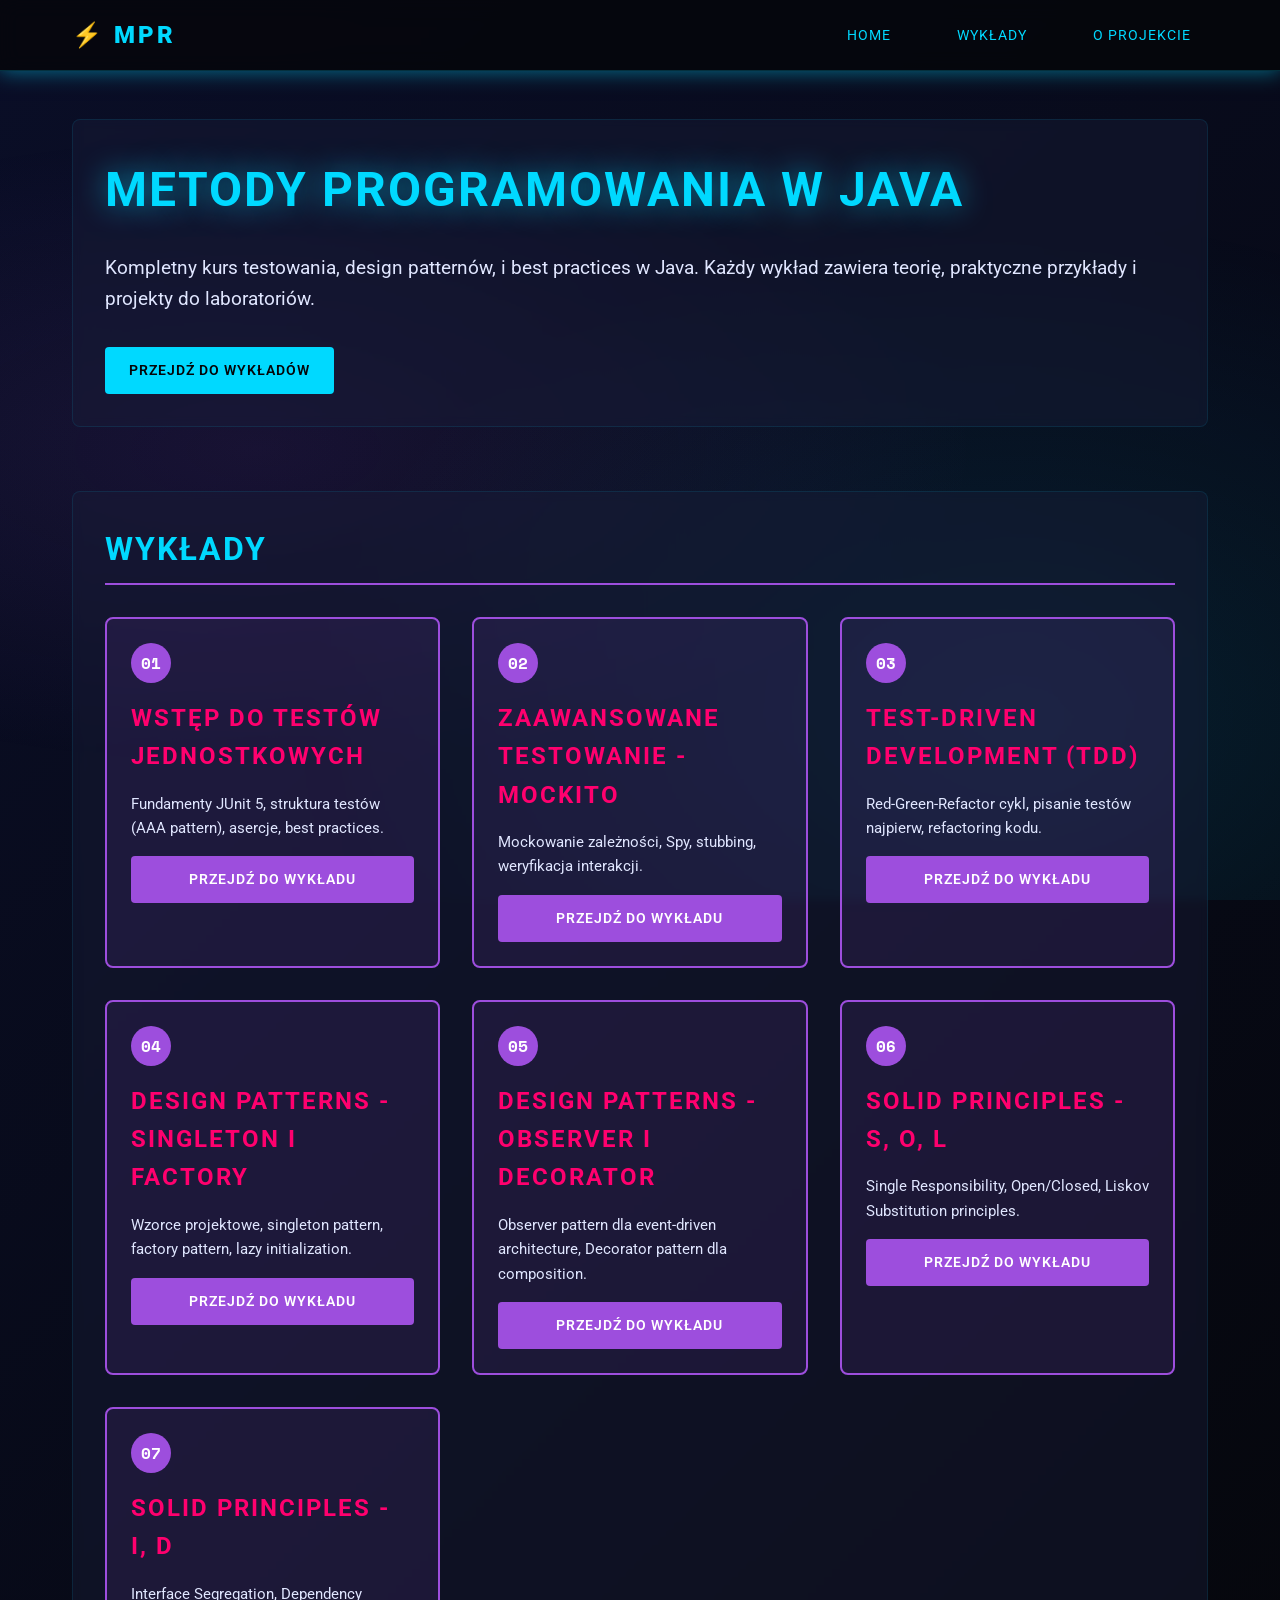
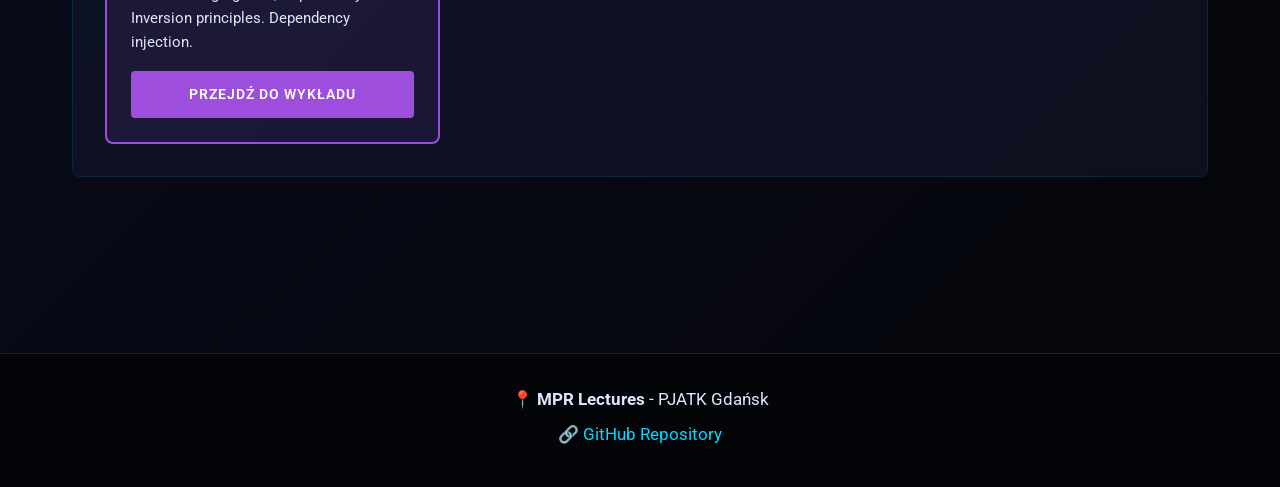
<file: docs/index.html>
<!DOCTYPE html>
<html lang="pl">
<head>
    <meta charset="UTF-8">
    <meta name="viewport" content="width=device-width, initial-scale=1.0">
    <title>MPR Lectures - Metody Programowania w Java</title>
    <link rel="stylesheet" href="css/style.css">
    <link href="https://fonts.googleapis.com/css2?family=Roboto:wght@400;600;700&family=Space+Mono:wght@400;700&display=swap" rel="stylesheet">
</head>
<body>
    <header>
        <nav>
            <div class="logo">⚡ MPR</div>
            <ul class="nav-links">
                <li><a href="#home">Home</a></li>
                <li><a href="#lectures">Wykłady</a></li>
                <li><a href="#about">O projekcie</a></li>
            </ul>
        </nav>
    </header>

    <main>
        <section id="home">
            <h1 class="animate-glow">Metody Programowania w Java</h1>
            <p style="font-size: 1.2rem; margin-top: 1.5rem;">
                Kompletny kurs testowania, design patternów, i best practices w Java. 
                Każdy wykład zawiera teorię, praktyczne przykłady i projekty do laboratoriów.
            </p>
            <div style="margin-top: 2rem;">
                <a href="#lectures" class="btn">Przejdź do wykładów</a>
            </div>
        </section>

        <section id="lectures">
            <h2>Wykłady</h2>
            <div class="lectures-grid">
                <!-- Lecture 1 -->
                <div class="lecture-card">
                    <div class="lecture-card-number">01</div>
                    <h3>Wstęp do testów jednostkowych</h3>
                    <p>Fundamenty JUnit 5, struktura testów (AAA pattern), asercje, best practices.</p>
                    <a href="lectures/01-unit-tests.html" class="btn btn-secondary" style="display: block; text-align: center; margin-top: 1rem;">Przejdź do wykładu</a>
                </div>

                <!-- Lecture 2 -->
                <div class="lecture-card">
                    <div class="lecture-card-number">02</div>
                    <h3>Zaawansowane testowanie - Mockito</h3>
                    <p>Mockowanie zależności, Spy, stubbing, weryfikacja interakcji.</p>
                    <a href="lectures/02-mockito.html" class="btn btn-secondary" style="display: block; text-align: center; margin-top: 1rem;">Przejdź do wykładu</a>
                </div>

                <!-- Lecture 3 -->
                <div class="lecture-card">
                    <div class="lecture-card-number">03</div>
                    <h3>Test-Driven Development (TDD)</h3>
                    <p>Red-Green-Refactor cykl, pisanie testów najpierw, refactoring kodu.</p>
                    <a href="lectures/03-tdd.html" class="btn btn-secondary" style="display: block; text-align: center; margin-top: 1rem;">Przejdź do wykładu</a>
                </div>

                <!-- Lecture 4 -->
                <div class="lecture-card">
                    <div class="lecture-card-number">04</div>
                    <h3>Design Patterns - Singleton i Factory</h3>
                    <p>Wzorce projektowe, singleton pattern, factory pattern, lazy initialization.</p>
                    <a href="lectures/04-design-patterns-1.html" class="btn btn-secondary" style="display: block; text-align: center; margin-top: 1rem;">Przejdź do wykładu</a>
                </div>

                <!-- Lecture 5 -->
                <div class="lecture-card">
                    <div class="lecture-card-number">05</div>
                    <h3>Design Patterns - Observer i Decorator</h3>
                    <p>Observer pattern dla event-driven architecture, Decorator pattern dla composition.</p>
                    <a href="lectures/05-design-patterns-2.html" class="btn btn-secondary" style="display: block; text-align: center; margin-top: 1rem;">Przejdź do wykładu</a>
                </div>

                <!-- Lecture 6 -->
                <div class="lecture-card">
                    <div class="lecture-card-number">06</div>
                    <h3>SOLID Principles - S, O, L</h3>
                    <p>Single Responsibility, Open/Closed, Liskov Substitution principles.</p>
                    <a href="lectures/06-solid-1.html" class="btn btn-secondary" style="display: block; text-align: center; margin-top: 1rem;">Przejdź do wykładu</a>
                </div>

                <!-- Lecture 7 -->
                <div class="lecture-card">
                    <div class="lecture-card-number">07</div>
                    <h3>SOLID Principles - I, D</h3>
                    <p>Interface Segregation, Dependency Inversion principles. Dependency injection.</p>
                    <a href="lectures/07-solid-2.html" class="btn btn-secondary" style="display: block; text-align: center; margin-top: 1rem;">Przejdź do wykładu</a>
                </div>

             
        </section>

    </main>

    <footer>
        <p>📍 <strong>MPR Lectures</strong> - PJATK Gdańsk</p>
        <p>🔗 <a href="https://github.com/PJMPR/MPR-lectures" target="_blank">GitHub Repository</a></p>
    </footer>

    <script src="js/main.js"></script>
</body>
</html>
</file>
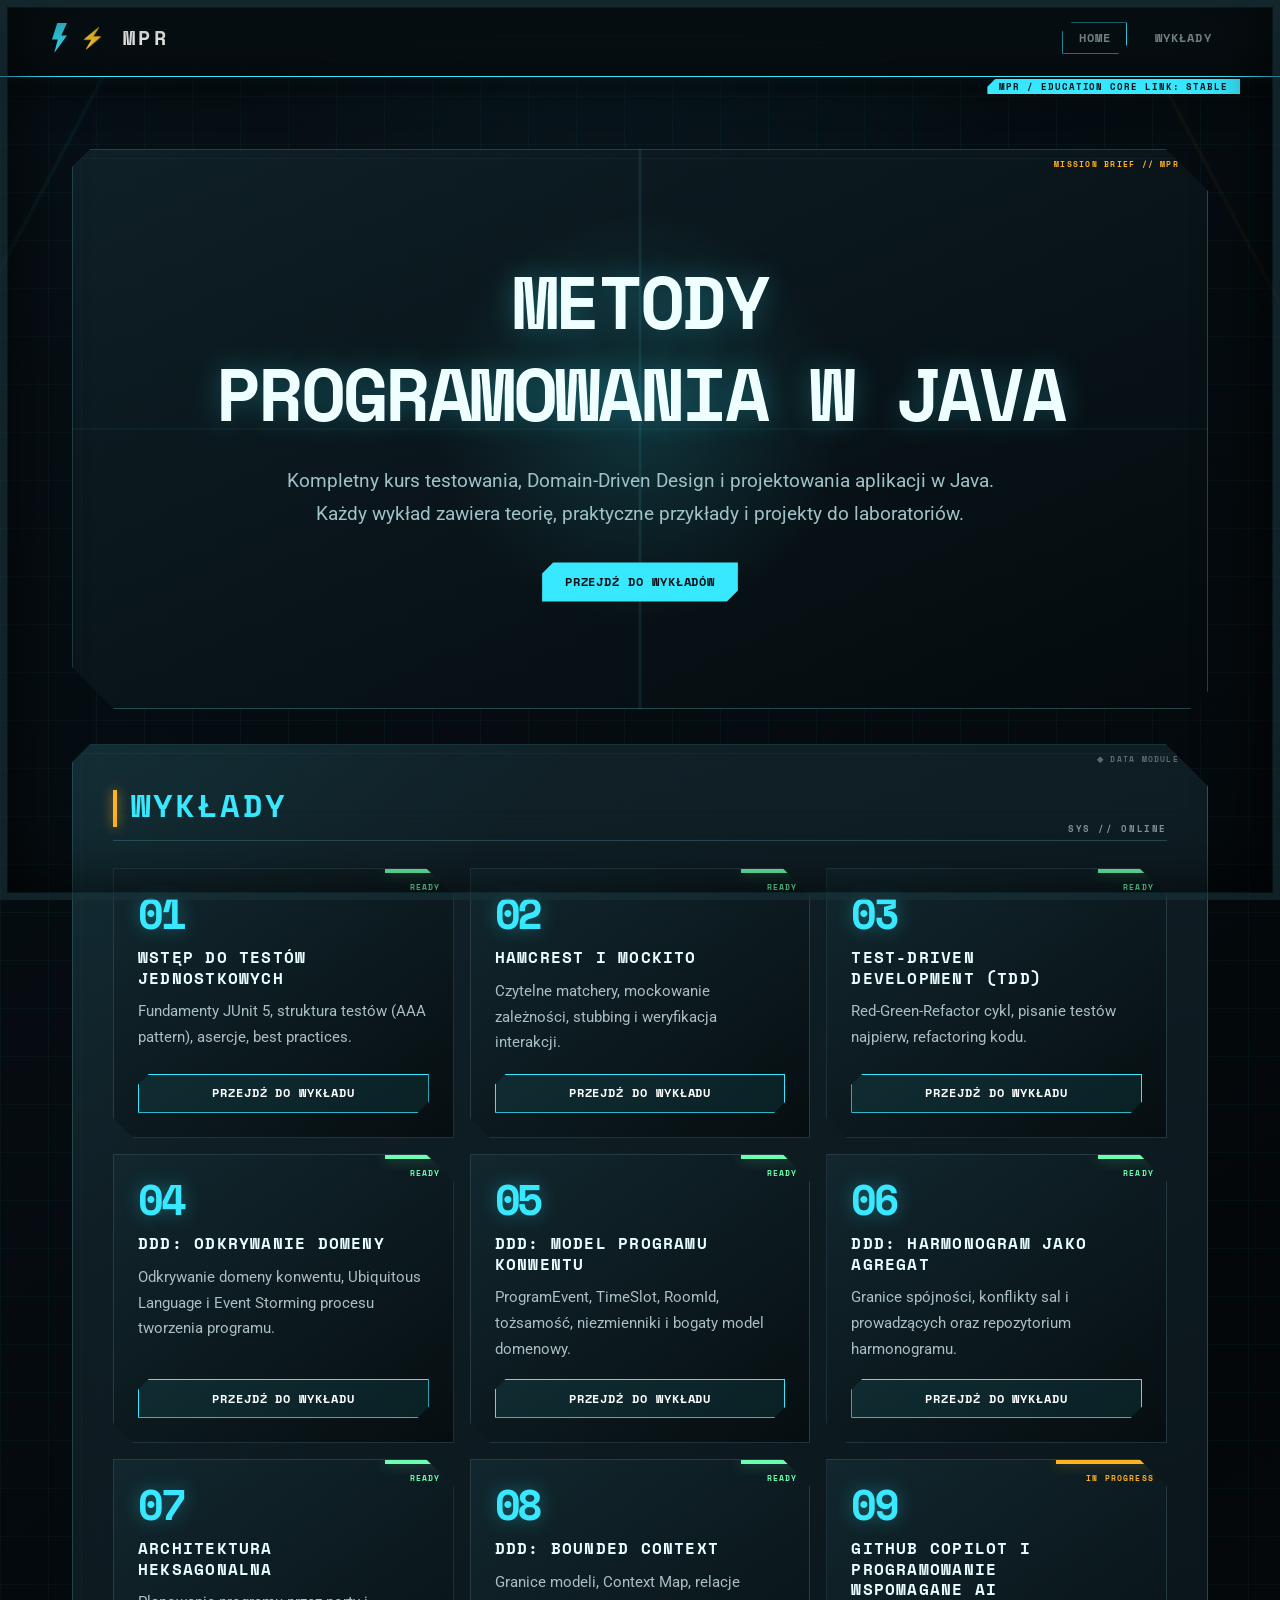
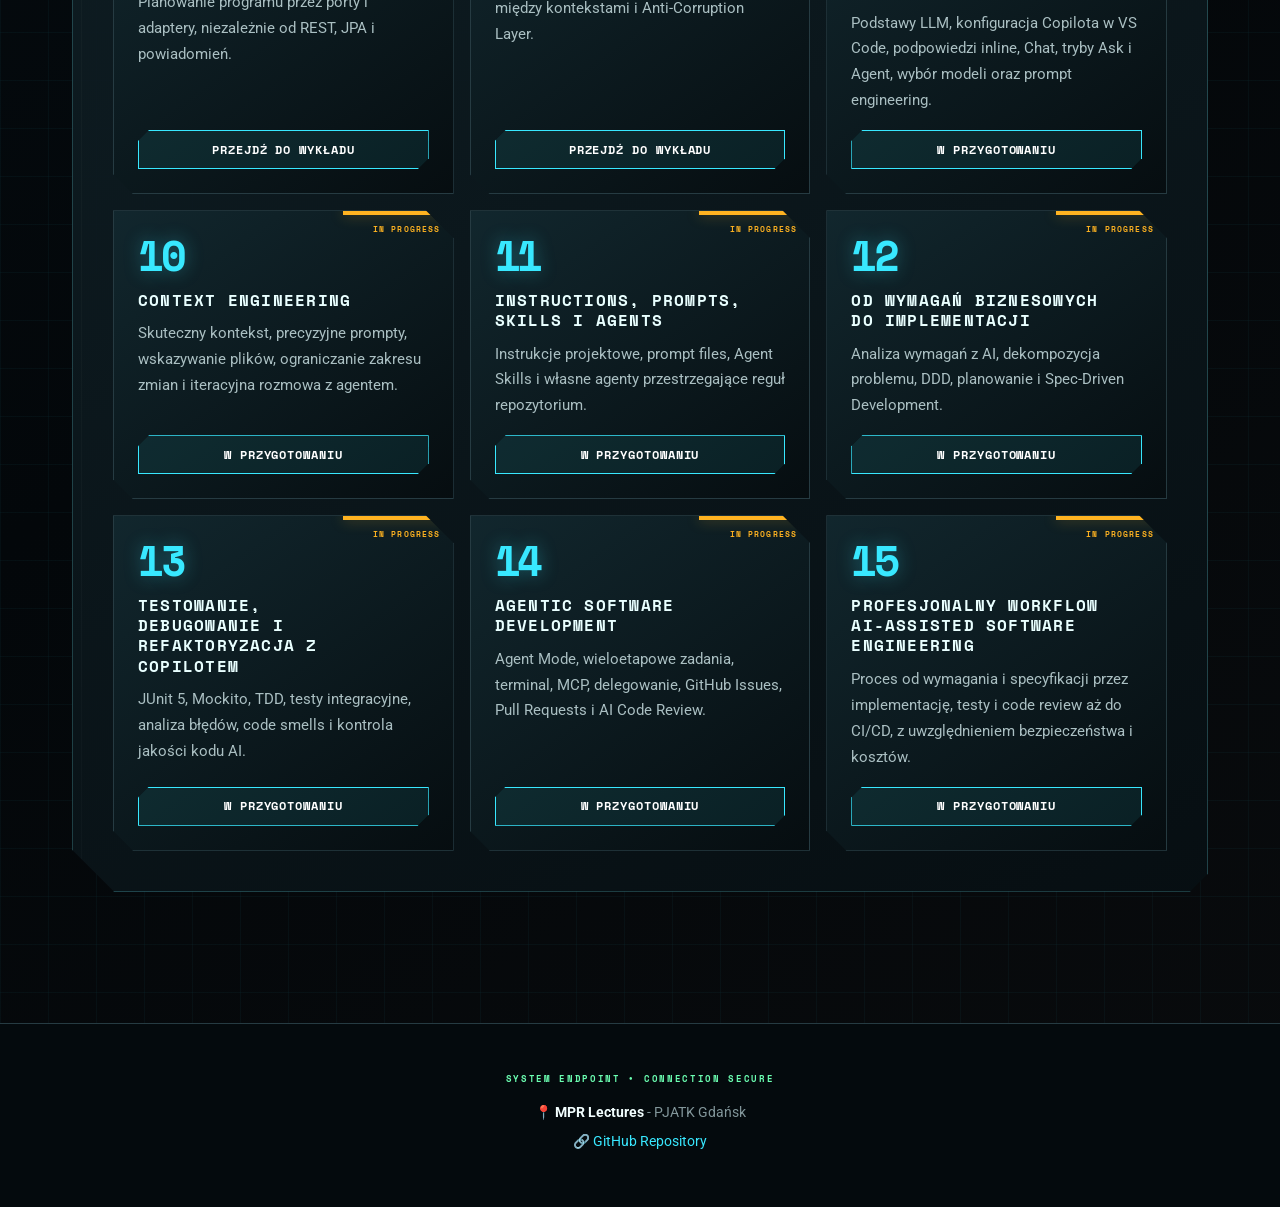
<file: site/index.html>
<!DOCTYPE html><html lang="pl"><head><meta charset="UTF-8"><meta name="viewport" content="width=device-width,initial-scale=1.0"><title>MPR Lectures - Metody Programowania w Java</title><link rel="stylesheet" href="css/style.css"><link href="https://fonts.googleapis.com/css2?family=Roboto:wght@400;600;700&family=Space+Mono:wght@400;700&display=swap" rel="stylesheet"></head><body>
<header><nav><div class="logo">⚡ MPR</div><ul class="nav-links"><li><a href="#home">Home</a></li><li><a href="#lectures">Wykłady</a></li></ul></nav></header><main>
<section id="home"><h1 class="animate-glow">Metody Programowania w Java</h1><p style="font-size:1.2rem;margin-top:1.5rem">Kompletny kurs testowania, Domain-Driven Design i projektowania aplikacji w Java. Każdy wykład zawiera teorię, praktyczne przykłady i projekty do laboratoriów.</p><div style="margin-top:2rem"><a href="#lectures" class="btn">Przejdź do wykładów</a></div></section>
<section id="lectures"><h2>Wykłady</h2><div class="lectures-grid">
<div class="lecture-card"><div class="lecture-card-number">01</div><h3>Wstęp do testów jednostkowych</h3><p>Fundamenty JUnit 5, struktura testów (AAA pattern), asercje, best practices.</p><a href="lectures/01-unit-tests.html" class="btn btn-secondary" style="display:block;text-align:center;margin-top:1rem">Przejdź do wykładu</a></div>
<div class="lecture-card"><div class="lecture-card-number">02</div><h3>Hamcrest i Mockito</h3><p>Czytelne matchery, mockowanie zależności, stubbing i weryfikacja interakcji.</p><a href="lectures/02-mockito.html" class="btn btn-secondary" style="display:block;text-align:center;margin-top:1rem">Przejdź do wykładu</a></div>
<div class="lecture-card"><div class="lecture-card-number">03</div><h3>Test-Driven Development (TDD)</h3><p>Red-Green-Refactor cykl, pisanie testów najpierw, refactoring kodu.</p><a href="lectures/03-tdd.html" class="btn btn-secondary" style="display:block;text-align:center;margin-top:1rem">Przejdź do wykładu</a></div>
<div class="lecture-card"><div class="lecture-card-number">04</div><h3>DDD: odkrywanie domeny</h3><p>Odkrywanie domeny konwentu, Ubiquitous Language i Event Storming procesu tworzenia programu.</p><a href="lectures/04-ddd-domain-discovery.html" class="btn btn-secondary" style="display:block;text-align:center;margin-top:1rem">Przejdź do wykładu</a></div>
<div class="lecture-card"><div class="lecture-card-number">05</div><h3>DDD: model programu konwentu</h3><p>ProgramEvent, TimeSlot, RoomId, tożsamość, niezmienniki i bogaty model domenowy.</p><a href="lectures/05-ddd-building-blocks.html" class="btn btn-secondary" style="display:block;text-align:center;margin-top:1rem">Przejdź do wykładu</a></div>
<div class="lecture-card"><div class="lecture-card-number">06</div><h3>DDD: harmonogram jako agregat</h3><p>Granice spójności, konflikty sal i prowadzących oraz repozytorium harmonogramu.</p><a href="lectures/06-ddd-aggregates.html" class="btn btn-secondary" style="display:block;text-align:center;margin-top:1rem">Przejdź do wykładu</a></div>
<div class="lecture-card"><div class="lecture-card-number">07</div><h3>Architektura heksagonalna</h3><p>Planowanie programu przez porty i adaptery, niezależnie od REST, JPA i powiadomień.</p><a href="lectures/07-hexagonal-architecture.html" class="btn btn-secondary" style="display:block;text-align:center;margin-top:1rem">Przejdź do wykładu</a></div>
<div class="lecture-card"><div class="lecture-card-number">08</div><h3>DDD: Bounded Context</h3><p>Granice modeli, Context Map, relacje między kontekstami i Anti-Corruption Layer.</p><a href="lectures/08-ddd-strategic-design.html" class="btn btn-secondary" style="display:block;text-align:center;margin-top:1rem">Przejdź do wykładu</a></div>
<div class="lecture-card in-progress"><div class="lecture-card-number">09</div><h3>GitHub Copilot i programowanie wspomagane AI</h3><p>Podstawy LLM, konfiguracja Copilota w VS Code, podpowiedzi inline, Chat, tryby Ask i Agent, wybór modeli oraz prompt engineering.</p><span class="btn btn-secondary" style="display:block;text-align:center;margin-top:1rem" aria-disabled="true">W przygotowaniu</span></div>
<div class="lecture-card in-progress"><div class="lecture-card-number">10</div><h3>Context Engineering</h3><p>Skuteczny kontekst, precyzyjne prompty, wskazywanie plików, ograniczanie zakresu zmian i iteracyjna rozmowa z agentem.</p><span class="btn btn-secondary" style="display:block;text-align:center;margin-top:1rem" aria-disabled="true">W przygotowaniu</span></div>
<div class="lecture-card in-progress"><div class="lecture-card-number">11</div><h3>Instructions, Prompts, Skills i Agents</h3><p>Instrukcje projektowe, prompt files, Agent Skills i własne agenty przestrzegające reguł repozytorium.</p><span class="btn btn-secondary" style="display:block;text-align:center;margin-top:1rem" aria-disabled="true">W przygotowaniu</span></div>
<div class="lecture-card in-progress"><div class="lecture-card-number">12</div><h3>Od wymagań biznesowych do implementacji</h3><p>Analiza wymagań z AI, dekompozycja problemu, DDD, planowanie i Spec-Driven Development.</p><span class="btn btn-secondary" style="display:block;text-align:center;margin-top:1rem" aria-disabled="true">W przygotowaniu</span></div>
<div class="lecture-card in-progress"><div class="lecture-card-number">13</div><h3>Testowanie, debugowanie i refaktoryzacja z Copilotem</h3><p>JUnit 5, Mockito, TDD, testy integracyjne, analiza błędów, code smells i kontrola jakości kodu AI.</p><span class="btn btn-secondary" style="display:block;text-align:center;margin-top:1rem" aria-disabled="true">W przygotowaniu</span></div>
<div class="lecture-card in-progress"><div class="lecture-card-number">14</div><h3>Agentic Software Development</h3><p>Agent Mode, wieloetapowe zadania, terminal, MCP, delegowanie, GitHub Issues, Pull Requests i AI Code Review.</p><span class="btn btn-secondary" style="display:block;text-align:center;margin-top:1rem" aria-disabled="true">W przygotowaniu</span></div>
<div class="lecture-card in-progress"><div class="lecture-card-number">15</div><h3>Profesjonalny workflow AI-Assisted Software Engineering</h3><p>Proces od wymagania i specyfikacji przez implementację, testy i code review aż do CI/CD, z uwzględnieniem bezpieczeństwa i kosztów.</p><span class="btn btn-secondary" style="display:block;text-align:center;margin-top:1rem" aria-disabled="true">W przygotowaniu</span></div>
</div></section></main><footer><p>📍 <strong>MPR Lectures</strong> - PJATK Gdańsk</p><p>🔗 <a href="https://github.com/PJMPR/MPR-lectures" target="_blank">GitHub Repository</a></p></footer><script src="js/main.js"></script></body></html>
</file>
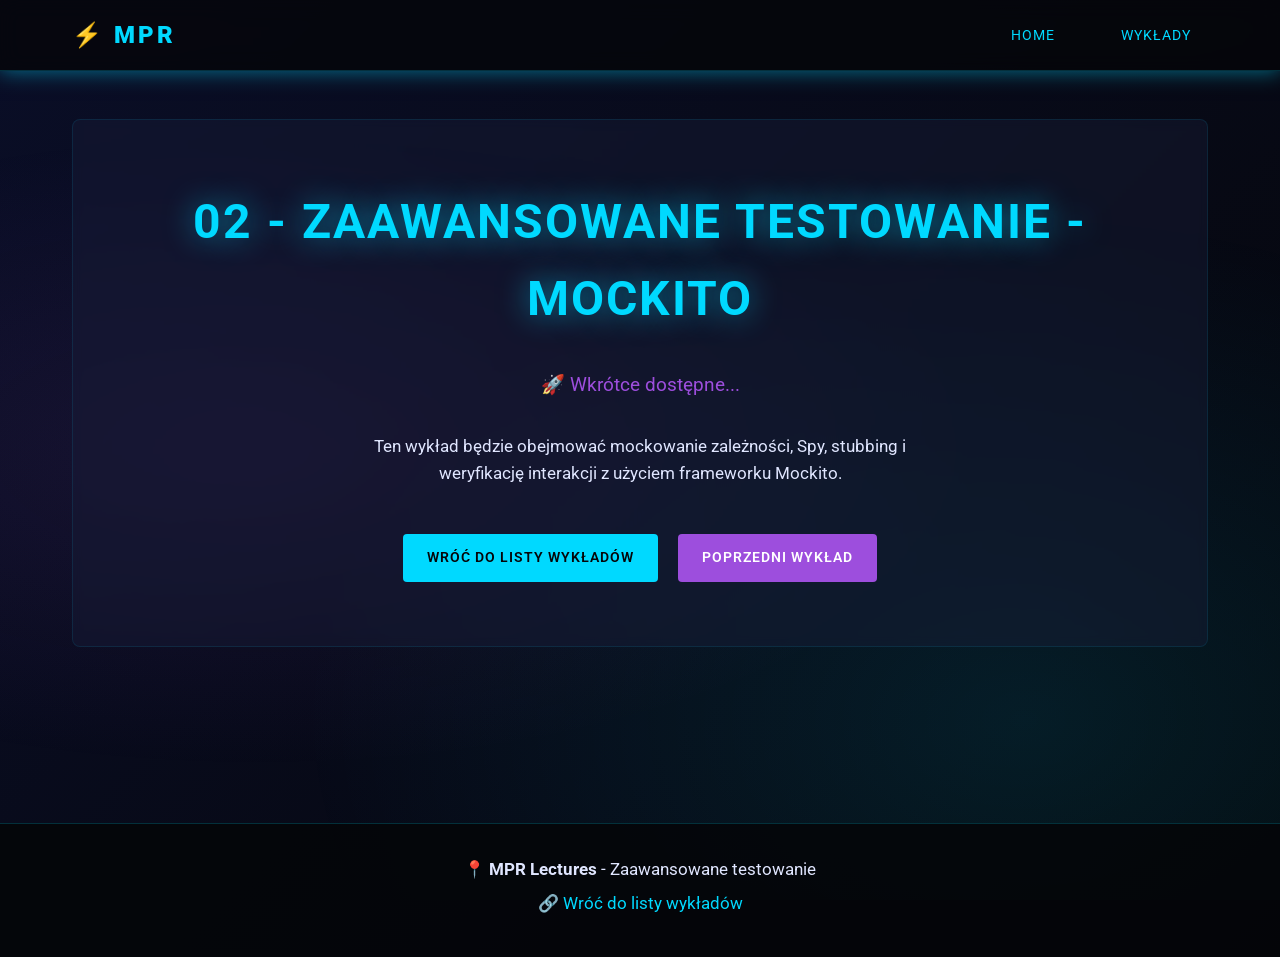
<file: docs/lectures/02-mockito.html>
<!DOCTYPE html>
<html lang="pl">
<head>
    <meta charset="UTF-8">
    <meta name="viewport" content="width=device-width, initial-scale=1.0">
    <title>02 - Zaawansowane testowanie - Mockito | MPR Lectures</title>
    <link rel="stylesheet" href="../css/style.css">
    <link href="https://fonts.googleapis.com/css2?family=Roboto:wght@400;600;700&family=Space+Mono:wght@400;700&display=swap" rel="stylesheet">
</head>
<body>
    <header>
        <nav>
            <div class="logo">⚡ MPR</div>
            <ul class="nav-links">
                <li><a href="../../index.html">Home</a></li>
                <li><a href="../../index.html#lectures">Wykłady</a></li>
            </ul>
        </nav>
    </header>

    <main>
        <section style="text-align: center; padding: 4rem 2rem;">
            <h1 class="animate-glow">02 - Zaawansowane testowanie - Mockito</h1>
            <p style="font-size: 1.2rem; margin-top: 2rem; color: #9d4edd;">
                🚀 Wkrótce dostępne...
            </p>
            <p style="margin-top: 2rem; max-width: 600px; margin-left: auto; margin-right: auto;">
                Ten wykład będzie obejmować mockowanie zależności, Spy, stubbing i weryfikację interakcji
                z użyciem frameworku Mockito.
            </p>
            <div style="margin-top: 3rem;">
                <a href="../../index.html#lectures" class="btn">Wróć do listy wykładów</a>
                <a href="01-unit-tests.html" class="btn btn-secondary" style="margin-left: 1rem;">Poprzedni wykład</a>
            </div>
        </section>
    </main>

    <footer>
        <p>📍 <strong>MPR Lectures</strong> - Zaawansowane testowanie</p>
        <p>🔗 <a href="../../index.html">Wróć do listy wykładów</a></p>
    </footer>
</body>
</html>
</file>
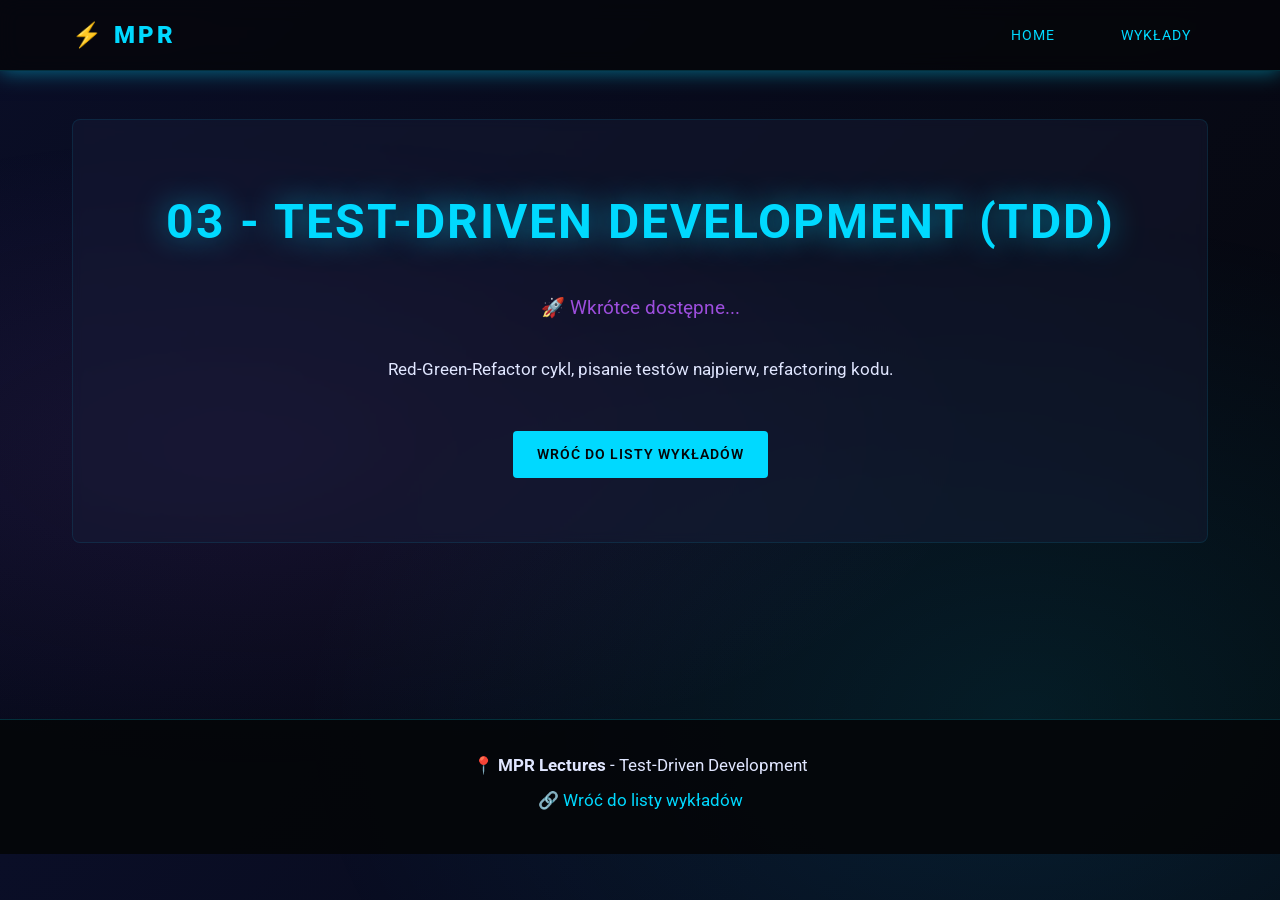
<file: docs/lectures/03-tdd.html>
<!DOCTYPE html>
<html lang="pl">
<head>
    <meta charset="UTF-8">
    <meta name="viewport" content="width=device-width, initial-scale=1.0">
    <title>03 - Test-Driven Development (TDD) | MPR Lectures</title>
    <link rel="stylesheet" href="../css/style.css">
    <link href="https://fonts.googleapis.com/css2?family=Roboto:wght@400;600;700&family=Space+Mono:wght@400;700&display=swap" rel="stylesheet">
</head>
<body>
    <header>
        <nav>
            <div class="logo">⚡ MPR</div>
            <ul class="nav-links">
                <li><a href="../../index.html">Home</a></li>
                <li><a href="../../index.html#lectures">Wykłady</a></li>
            </ul>
        </nav>
    </header>

    <main>
        <section style="text-align: center; padding: 4rem 2rem;">
            <h1 class="animate-glow">03 - Test-Driven Development (TDD)</h1>
            <p style="font-size: 1.2rem; margin-top: 2rem; color: #9d4edd;">
                🚀 Wkrótce dostępne...
            </p>
            <p style="margin-top: 2rem; max-width: 600px; margin-left: auto; margin-right: auto;">
                Red-Green-Refactor cykl, pisanie testów najpierw, refactoring kodu.
            </p>
            <div style="margin-top: 3rem;">
                <a href="../../index.html#lectures" class="btn">Wróć do listy wykładów</a>
            </div>
        </section>
    </main>

    <footer>
        <p>📍 <strong>MPR Lectures</strong> - Test-Driven Development</p>
        <p>🔗 <a href="../../index.html">Wróć do listy wykładów</a></p>
    </footer>
</body>
</html>
</file>
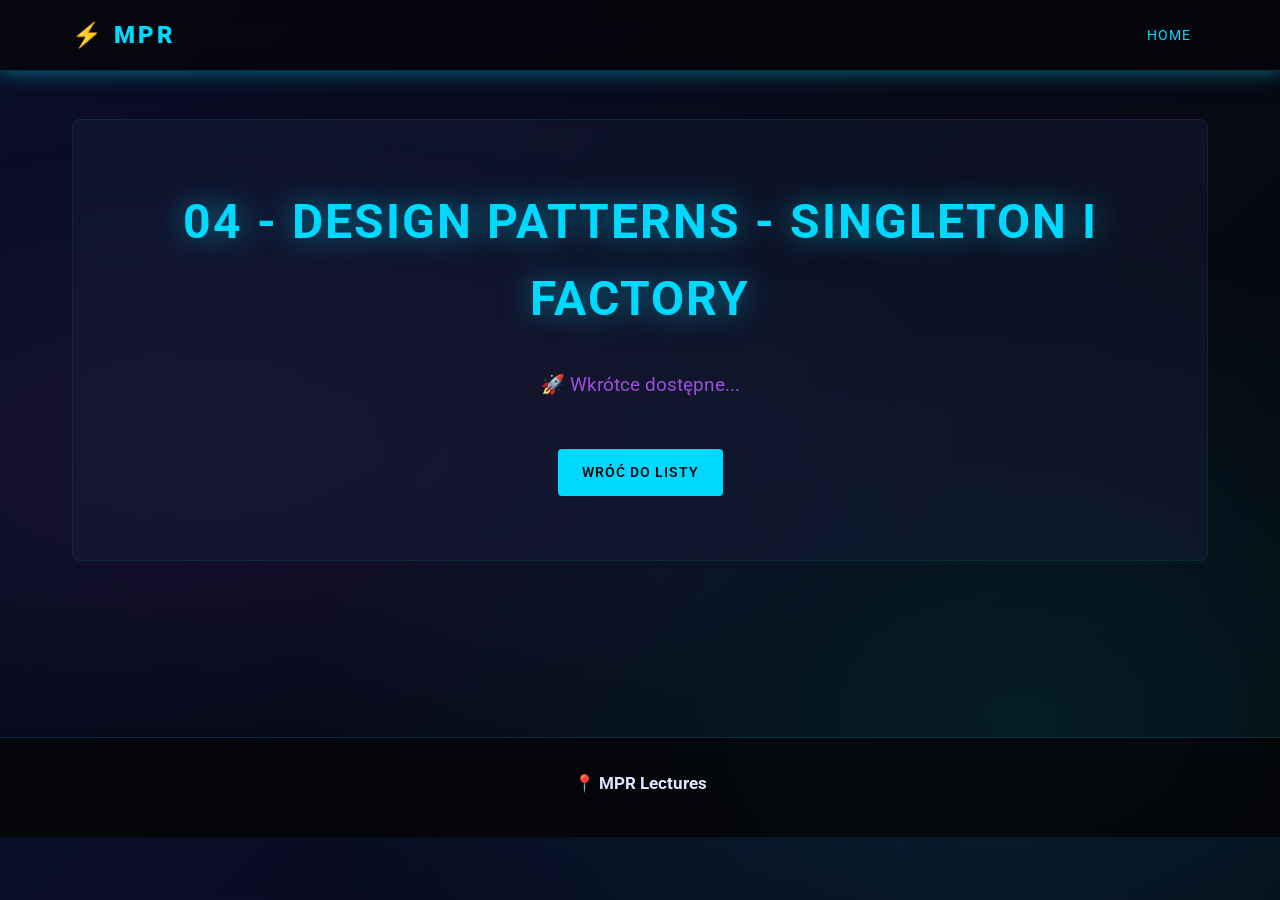
<file: docs/lectures/04-design-patterns-1.html>
<!DOCTYPE html>
<html lang="pl">
<head>
    <meta charset="UTF-8">
    <meta name="viewport" content="width=device-width, initial-scale=1.0">
    <title>04 - Design Patterns - Singleton i Factory | MPR Lectures</title>
    <link rel="stylesheet" href="../css/style.css">
    <link href="https://fonts.googleapis.com/css2?family=Roboto:wght@400;600;700&family=Space+Mono:wght@400;700&display=swap" rel="stylesheet">
</head>
<body>
    <header>
        <nav>
            <div class="logo">⚡ MPR</div>
            <ul class="nav-links">
                <li><a href="../../index.html">Home</a></li>
            </ul>
        </nav>
    </header>
    <main>
        <section style="text-align: center; padding: 4rem 2rem;">
            <h1 class="animate-glow">04 - Design Patterns - Singleton i Factory</h1>
            <p style="font-size: 1.2rem; margin-top: 2rem; color: #9d4edd;">🚀 Wkrótce dostępne...</p>
            <a href="../../index.html#lectures" class="btn" style="margin-top: 2rem;">Wróć do listy</a>
        </section>
    </main>
    <footer>
        <p>📍 <strong>MPR Lectures</strong></p>
    </footer>
</body>
</html>
</file>
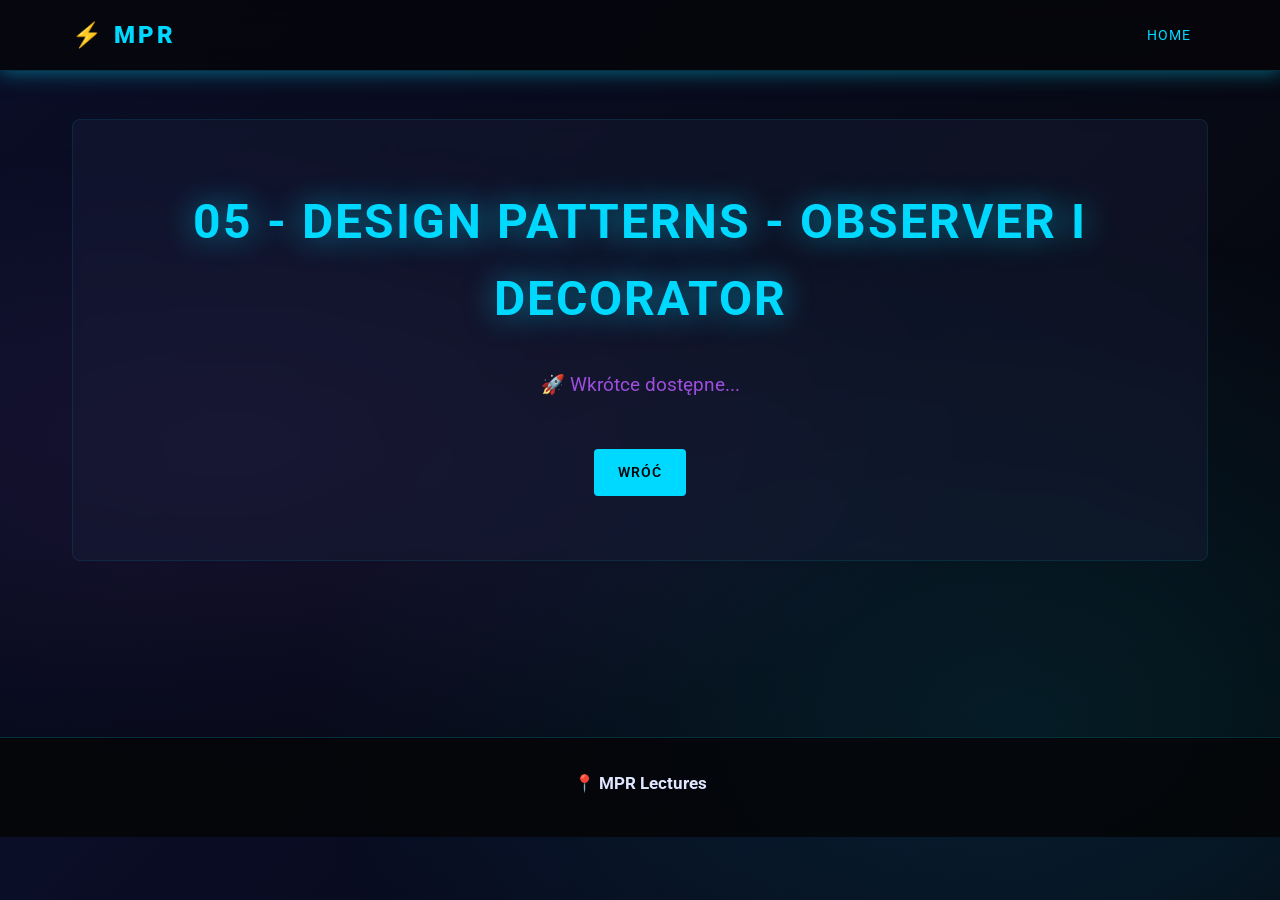
<file: docs/lectures/05-design-patterns-2.html>
<!DOCTYPE html>
<html lang="pl"><head><meta charset="UTF-8"><meta name="viewport" content="width=device-width, initial-scale=1.0"><title>05 - Design Patterns - Observer i Decorator | MPR</title><link rel="stylesheet" href="../css/style.css"><link href="https://fonts.googleapis.com/css2?family=Roboto:wght@400;600;700&family=Space+Mono:wght@400;700&display=swap" rel="stylesheet"></head><body><header><nav><div class="logo">⚡ MPR</div><ul class="nav-links"><li><a href="../../index.html">Home</a></li></ul></nav></header><main><section style="text-align: center; padding: 4rem 2rem;"><h1 class="animate-glow">05 - Design Patterns - Observer i Decorator</h1><p style="font-size: 1.2rem; margin-top: 2rem; color: #9d4edd;">🚀 Wkrótce dostępne...</p><a href="../../index.html#lectures" class="btn" style="margin-top: 2rem;">Wróć</a></section></main><footer><p>📍 <strong>MPR Lectures</strong></p></footer></body></html>
</file>
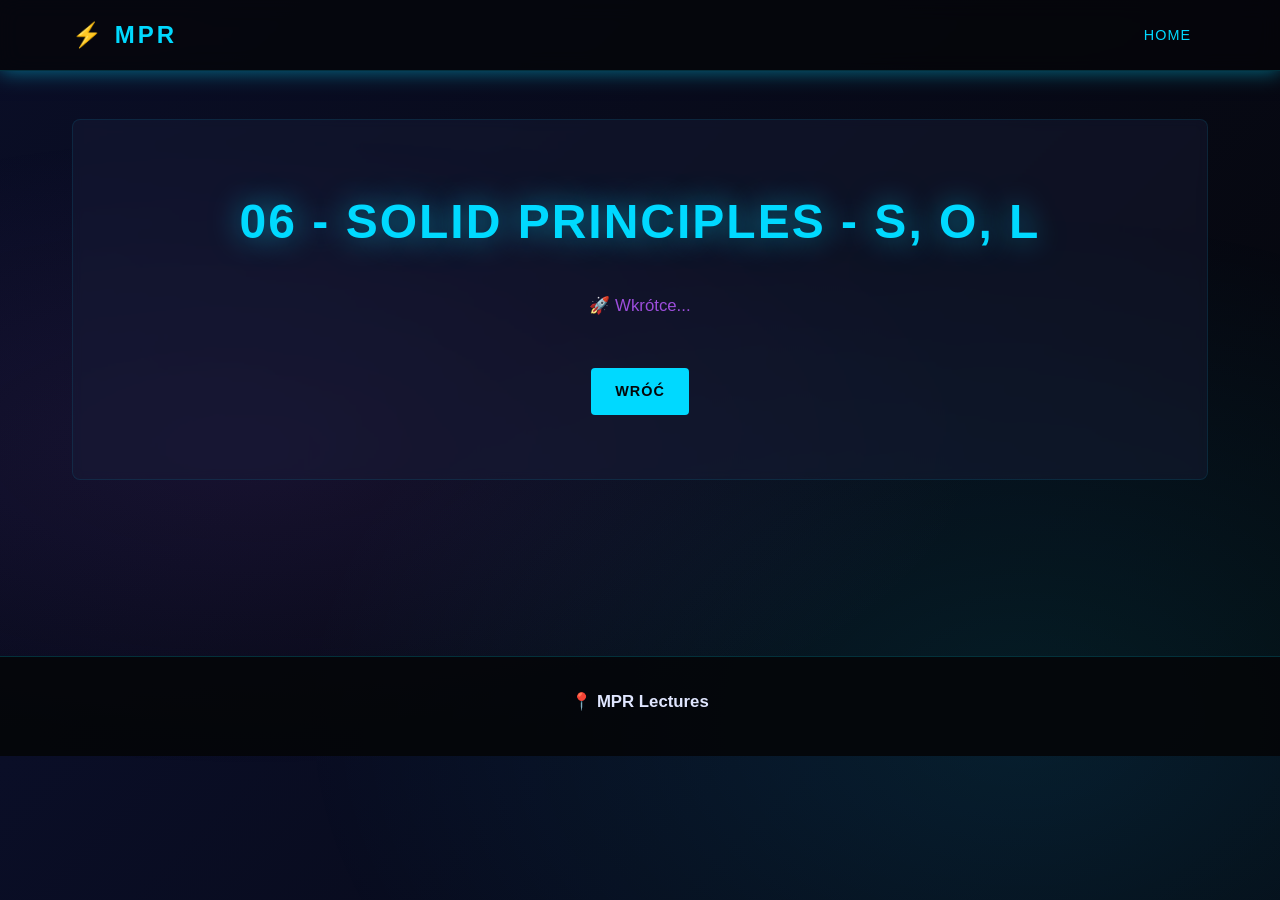
<file: docs/lectures/06-solid-1.html>
<!DOCTYPE html>
<html lang="pl"><head><meta charset="UTF-8"><meta name="viewport" content="width=device-width, initial-scale=1.0"><title>06 - SOLID Principles - S, O, L | MPR</title><link rel="stylesheet" href="../css/style.css"></head><body><header><nav><div class="logo">⚡ MPR</div><ul class="nav-links"><li><a href="../../index.html">Home</a></li></ul></nav></header><main><section style="text-align: center; padding: 4rem 2rem;"><h1 class="animate-glow">06 - SOLID Principles - S, O, L</h1><p style="margin-top: 2rem; color: #9d4edd;">🚀 Wkrótce...</p><a href="../../index.html#lectures" class="btn" style="margin-top: 2rem;">Wróć</a></section></main><footer><p>📍 <strong>MPR Lectures</strong></p></footer></body></html>
</file>
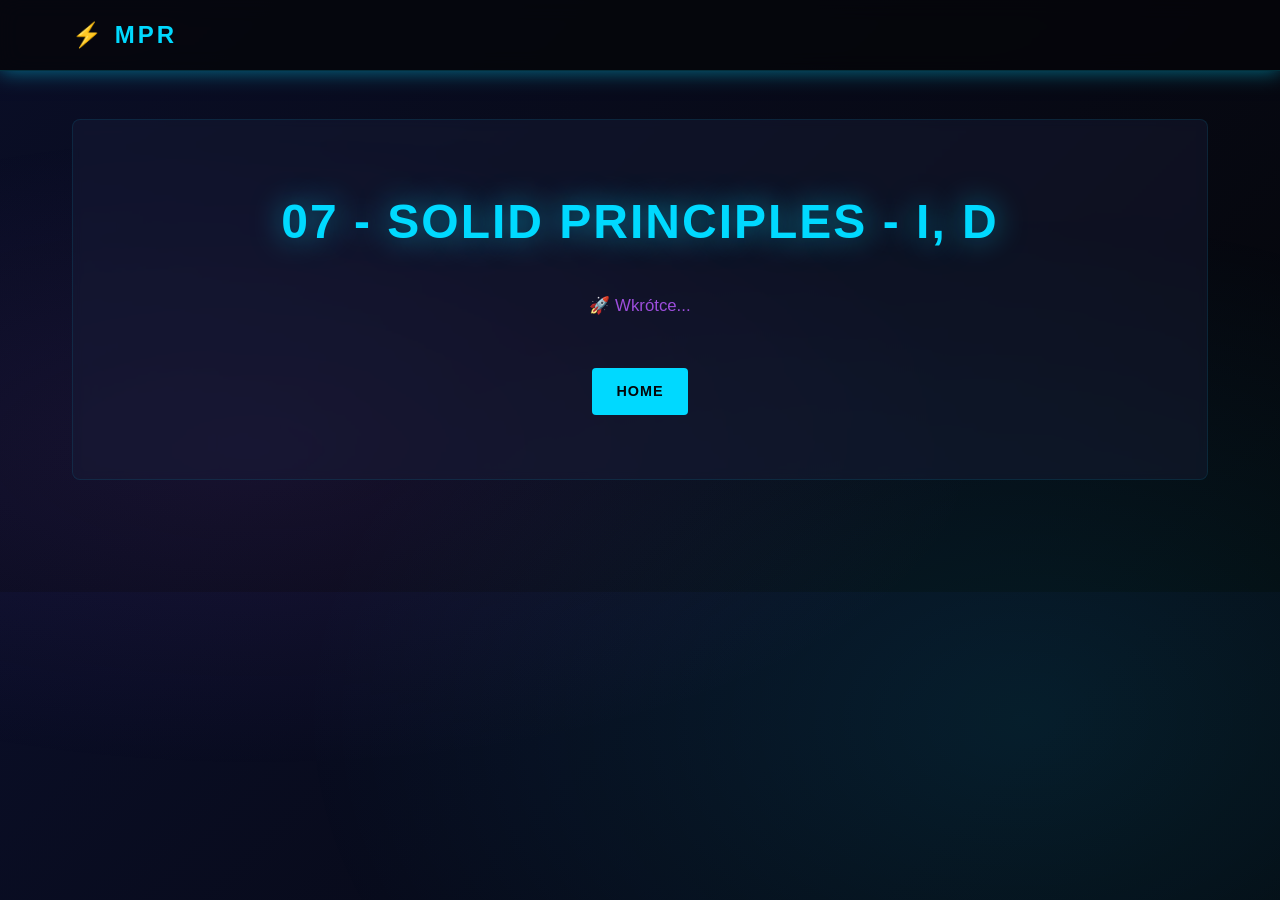
<file: docs/lectures/07-solid-2.html>
<!DOCTYPE html>
<html lang="pl"><head><meta charset="UTF-8"><title>07 - SOLID - I, D | MPR</title><link rel="stylesheet" href="../css/style.css"></head><body><header><nav><div class="logo">⚡ MPR</div></nav></header><main><section style="text-align: center; padding: 4rem;"><h1>07 - SOLID Principles - I, D</h1><p style="margin-top: 2rem; color: #9d4edd;">🚀 Wkrótce...</p><a href="../../index.html" class="btn" style="margin-top: 2rem;">Home</a></section></main></body></html>
</file>
<file: docs/css/style.css>
/* ===================================
   MPR LECTURES - Sci-Fi Modern Theme
   ==================================== */

:root {
  --color-dark: #0a0e27;
  --color-darker: #050609;
  --color-gray: #1a1f3a;
  --color-light: #e0e6ff;
  --color-accent-cyan: #00d9ff;
  --color-accent-purple: #9d4edd;
  --color-accent-pink: #ff006e;
  --color-success: #06ffa5;
  --color-warning: #ffb703;
  --color-error: #ff6b6b;
  
  --font-mono: 'Space Mono', monospace;
  --font-sans: 'Roboto', sans-serif;
  
  --transition: all 0.3s cubic-bezier(0.23, 1, 0.320, 1);
  --glow: 0 0 20px rgba(0, 217, 255, 0.5);
}

* {
  margin: 0;
  padding: 0;
  box-sizing: border-box;
}

html {
  scroll-behavior: smooth;
}

body {
  background: linear-gradient(135deg, var(--color-dark) 0%, var(--color-darker) 100%);
  color: var(--color-light);
  font-family: var(--font-sans);
  line-height: 1.6;
  overflow-x: hidden;
}

body::before {
  content: '';
  position: fixed;
  top: 0;
  left: 0;
  width: 100%;
  height: 100%;
  background: 
    radial-gradient(ellipse at 20% 50%, rgba(157, 78, 221, 0.1) 0%, transparent 50%),
    radial-gradient(ellipse at 80% 80%, rgba(0, 217, 255, 0.1) 0%, transparent 50%);
  pointer-events: none;
  z-index: -1;
}

/* ===== TYPOGRAPHY ===== */

h1, h2, h3, h4, h5, h6 {
  font-weight: 700;
  color: var(--color-accent-cyan);
  text-transform: uppercase;
  letter-spacing: 2px;
  margin-bottom: 1rem;
}

h1 {
  font-size: 3rem;
  text-shadow: 0 0 30px rgba(0, 217, 255, 0.6);
}

h2 {
  font-size: 2rem;
  border-bottom: 2px solid var(--color-accent-purple);
  padding-bottom: 0.5rem;
}

h3 {
  font-size: 1.5rem;
  color: var(--color-accent-pink);
}

p {
  margin-bottom: 1rem;
  font-size: 1.05rem;
}

a {
  color: var(--color-accent-cyan);
  text-decoration: none;
  transition: var(--transition);
  position: relative;
}

a::after {
  content: '';
  position: absolute;
  bottom: -2px;
  left: 0;
  width: 0;
  height: 2px;
  background: var(--color-accent-cyan);
  transition: var(--transition);
}

a:hover {
  color: var(--color-accent-pink);
}

a:hover::after {
  width: 100%;
}

/* ===== NAVBAR ===== */

header {
  background: rgba(5, 6, 9, 0.8);
  backdrop-filter: blur(10px);
  border-bottom: 1px solid rgba(0, 217, 255, 0.2);
  padding: 1rem 0;
  position: sticky;
  top: 0;
  z-index: 100;
  box-shadow: var(--glow);
}

nav {
  max-width: 1200px;
  margin: 0 auto;
  padding: 0 2rem;
  display: flex;
  justify-content: space-between;
  align-items: center;
}

.logo {
  font-size: 1.5rem;
  font-weight: 900;
  color: var(--color-accent-cyan);
  text-transform: uppercase;
  letter-spacing: 3px;
  transition: var(--transition);
}

.logo:hover {
  text-shadow: var(--glow);
}

.nav-links {
  display: flex;
  list-style: none;
  gap: 2rem;
}

.nav-links a {
  font-size: 0.9rem;
  text-transform: uppercase;
  letter-spacing: 1px;
  padding: 0.5rem 1rem;
  border: 1px solid transparent;
  border-radius: 4px;
  transition: var(--transition);
}

.nav-links a:hover {
  border-color: var(--color-accent-cyan);
  background: rgba(0, 217, 255, 0.1);
  box-shadow: 0 0 10px rgba(0, 217, 255, 0.3);
}

/* ===== MAIN CONTAINER ===== */

main {
  max-width: 1200px;
  margin: 0 auto;
  padding: 3rem 2rem;
}

section {
  margin-bottom: 4rem;
  background: rgba(26, 31, 58, 0.4);
  backdrop-filter: blur(5px);
  border: 1px solid rgba(0, 217, 255, 0.1);
  border-radius: 8px;
  padding: 2rem;
  transition: var(--transition);
}

section:hover {
  border-color: rgba(0, 217, 255, 0.4);
  box-shadow: 0 0 20px rgba(0, 217, 255, 0.1);
}

/* ===== GRID FOR LECTURES ===== */

.lectures-grid {
  display: grid;
  grid-template-columns: repeat(auto-fit, minmax(300px, 1fr));
  gap: 2rem;
  margin-top: 2rem;
}

.lecture-card {
  background: rgba(157, 78, 221, 0.1);
  border: 2px solid var(--color-accent-purple);
  border-radius: 8px;
  padding: 1.5rem;
  transition: var(--transition);
  cursor: pointer;
  position: relative;
  overflow: hidden;
}

.lecture-card::before {
  content: '';
  position: absolute;
  top: 0;
  left: -100%;
  width: 100%;
  height: 100%;
  background: linear-gradient(90deg, transparent, rgba(0, 217, 255, 0.2), transparent);
  transition: var(--transition);
}

.lecture-card:hover {
  transform: translateY(-8px);
  border-color: var(--color-accent-cyan);
  box-shadow: 0 0 20px rgba(157, 78, 221, 0.6);
}

.lecture-card:hover::before {
  left: 100%;
}

.lecture-card h3 {
  margin-top: 0;
}

.lecture-card p {
  font-size: 0.95rem;
  color: var(--color-light);
}

.lecture-card-number {
  display: inline-block;
  background: var(--color-accent-purple);
  color: white;
  width: 40px;
  height: 40px;
  border-radius: 50%;
  text-align: center;
  line-height: 40px;
  font-weight: bold;
  margin-bottom: 1rem;
  font-family: var(--font-mono);
}

/* ===== BUTTONS ===== */

.btn {
  display: inline-block;
  padding: 0.75rem 1.5rem;
  background: var(--color-accent-cyan);
  color: var(--color-darker);
  border: none;
  border-radius: 4px;
  font-weight: 600;
  text-transform: uppercase;
  letter-spacing: 1px;
  cursor: pointer;
  transition: var(--transition);
  font-family: var(--font-sans);
  font-size: 0.9rem;
}

.btn:hover {
  background: var(--color-accent-pink);
  transform: scale(1.05);
  box-shadow: 0 0 15px rgba(255, 0, 110, 0.6);
}

.btn-secondary {
  background: var(--color-accent-purple);
  color: white;
}

.btn-secondary:hover {
  background: var(--color-accent-pink);
  box-shadow: 0 0 15px rgba(255, 0, 110, 0.6);
}

/* ===== CODE BLOCKS ===== */

pre {
  background: rgba(5, 6, 9, 0.8);
  border-left: 4px solid var(--color-accent-cyan);
  border-radius: 4px;
  padding: 1.5rem;
  overflow-x: auto;
  margin: 1.5rem 0;
  box-shadow: inset 0 0 10px rgba(0, 217, 255, 0.1);
}

code {
  font-family: var(--font-mono);
  font-size: 0.95rem;
  color: var(--color-success);
}

p code {
  background: rgba(0, 217, 255, 0.1);
  padding: 0.25rem 0.5rem;
  border-radius: 3px;
  color: var(--color-accent-cyan);
}

/* ===== TABLES ===== */

table {
  width: 100%;
  border-collapse: collapse;
  margin: 1.5rem 0;
  background: rgba(26, 31, 58, 0.3);
}

th {
  background: var(--color-accent-purple);
  color: white;
  padding: 1rem;
  text-align: left;
  font-weight: 600;
}

td {
  padding: 1rem;
  border-bottom: 1px solid rgba(0, 217, 255, 0.1);
}

tr:hover {
  background: rgba(0, 217, 255, 0.05);
}

/* ===== FOOTER ===== */

footer {
  background: rgba(5, 6, 9, 0.9);
  border-top: 1px solid rgba(0, 217, 255, 0.2);
  padding: 2rem;
  margin-top: 4rem;
  text-align: center;
  font-size: 0.9rem;
  color: var(--color-light);
}

footer p {
  margin-bottom: 0.5rem;
}

footer a {
  color: var(--color-accent-cyan);
}

/* ===== RESPONSIVE ===== */

@media (max-width: 768px) {
  h1 {
    font-size: 2rem;
  }
  
  h2 {
    font-size: 1.5rem;
  }
  
  nav {
    flex-direction: column;
    gap: 1rem;
  }
  
  .nav-links {
    flex-direction: column;
    gap: 1rem;
    width: 100%;
  }
  
  .nav-links a {
    width: 100%;
    text-align: center;
  }
  
  main {
    padding: 2rem 1rem;
  }
  
  section {
    padding: 1.5rem 1rem;
  }
  
  .lectures-grid {
    grid-template-columns: 1fr;
  }
  
  pre {
    font-size: 0.85rem;
    padding: 1rem;
  }
}

/* ===== ANIMATIONS ===== */

@keyframes glow {
  0%, 100% {
    text-shadow: 0 0 10px rgba(0, 217, 255, 0.5);
  }
  50% {
    text-shadow: 0 0 20px rgba(0, 217, 255, 0.8);
  }
}

@keyframes float {
  0%, 100% {
    transform: translateY(0px);
  }
  50% {
    transform: translateY(-10px);
  }
}

.animate-glow {
  animation: glow 2s ease-in-out infinite;
}

.animate-float {
  animation: float 3s ease-in-out infinite;
}

/* Prism.js Theme - Sci-Fi */
.token.comment,
.token.prolog,
.token.doctype,
.token.cdata {
  color: #7f8c8d;
}

.token.punctuation {
  color: var(--color-accent-cyan);
}

.token.property,
.token.tag,
.token.constant,
.token.symbol,
.token.deleted {
  color: var(--color-accent-pink);
}

.token.boolean,
.token.number {
  color: var(--color-warning);
}

.token.attr-name,
.token.string,
.token.char,
.token.attr-value,
.token.inserted {
  color: var(--color-success);
}

.token.operator,
.token.entity,
.token.url,
.language-css .token.string,
.style .token.string {
  color: var(--color-accent-cyan);
}

.token.atrule,
.token.keyword {
  color: var(--color-accent-purple);
}

.token.function,
.token.class-name {
  color: var(--color-accent-cyan);
}

.token.regex,
.token.important,
.token.variable {
  color: var(--color-accent-pink);
}
</file>
<file: site/css/style.css>
/* MPR COMMAND DECK — cinematic sci-fi cockpit theme */
:root {
  --void:#03070a;--hull:#081116;--panel:#0d1a20;--panel-up:#12242b;--steel:#263b42;
  --text:#d6e5e7;--muted:#82969a;--cyan:#38e8ff;--amber:#ffb321;--red:#ff4b35;
  --green:#6cffb2;--soft:rgba(56,232,255,.14);--line:rgba(105,215,224,.24);
  --display:'Space Mono',monospace;--body:'Roboto',sans-serif;--cut:18px;--transition:180ms ease;
}
*,*::before,*::after{box-sizing:border-box}*{margin:0;padding:0}
html{scroll-behavior:smooth;scroll-padding-top:104px}
body{min-height:100vh;color:var(--text);font-family:var(--body);line-height:1.72;overflow-x:hidden;background:radial-gradient(circle at 50% -10%,rgba(28,104,119,.28),transparent 34rem),linear-gradient(rgba(56,232,255,.035) 1px,transparent 1px),linear-gradient(90deg,rgba(56,232,255,.035) 1px,transparent 1px),linear-gradient(145deg,#071016,var(--void) 58%,#090b0d);background-size:auto,48px 48px,48px 48px,auto}
body::before{content:'';position:fixed;inset:0;pointer-events:none;z-index:999;border:7px solid rgba(26,50,57,.6);box-shadow:inset 0 0 70px rgba(0,0,0,.8),inset 0 0 0 1px rgba(56,232,255,.13);background:repeating-linear-gradient(0deg,transparent 0 5px,rgba(180,245,255,.012) 6px)}
body::after{content:'';position:fixed;inset:0;z-index:-1;pointer-events:none;background:linear-gradient(118deg,transparent 0 8%,rgba(56,232,255,.05) 8.1% 8.25%,transparent 8.35%),linear-gradient(242deg,transparent 0 9%,rgba(255,179,33,.04) 9.1% 9.25%,transparent 9.35%)}
::selection{color:#001316;background:var(--cyan)}
h1,h2,h3,h4,h5,h6{font-family:var(--display);font-weight:700;text-transform:uppercase;letter-spacing:.075em;line-height:1.25}
h1{max-width:900px;margin-inline:auto;color:#efffff;font-size:clamp(2rem,6vw,4.6rem);letter-spacing:-.035em;text-wrap:balance;text-shadow:0 0 28px rgba(56,232,255,.28)}
h2{position:relative;margin-bottom:1.7rem;padding:0 0 .9rem 1.1rem;color:var(--cyan);font-size:clamp(1.35rem,3vw,2rem);border-bottom:1px solid var(--line)}
h2::before{content:'';position:absolute;inset:.15em auto .8rem 0;width:4px;background:var(--amber);box-shadow:0 0 12px rgba(255,179,33,.7)}
h2::after{content:'SYS // ONLINE';position:absolute;right:0;bottom:.35rem;color:var(--muted);font-size:.56rem;letter-spacing:.18em}
h3{margin:2rem 0 .7rem;color:var(--amber);font-size:1.05rem}p{margin-bottom:1rem;font-size:1.04rem}strong{color:#f3ffff}
ul,ol{padding-left:1.6rem}li{margin-block:.32rem}li::marker{color:var(--cyan);font-family:var(--display)}
a{color:var(--cyan);text-decoration:none;transition:color var(--transition),filter var(--transition)}a:hover{color:#fff;filter:drop-shadow(0 0 7px var(--cyan))}
header{position:sticky;top:0;z-index:100;min-height:76px;background:linear-gradient(180deg,rgba(10,22,27,.98),rgba(5,11,14,.94));border-bottom:1px solid var(--cyan);box-shadow:0 12px 35px rgba(0,0,0,.6),0 1px 15px rgba(56,232,255,.13);backdrop-filter:blur(16px)}
header::after{content:'MPR / EDUCATION CORE     LINK: STABLE';position:absolute;right:max(1rem,calc((100vw - 1200px)/2));bottom:-18px;padding:3px 12px;color:#071014;font:700 .58rem/1 var(--display);letter-spacing:.1em;background:var(--cyan);clip-path:polygon(8px 0,100% 0,100% 100%,0 100%,0 8px)}
nav{max-width:1240px;min-height:76px;margin:auto;padding:0 2rem;display:flex;align-items:center;justify-content:space-between}
.logo{display:flex;align-items:center;gap:.8rem;color:#fff;font:700 1.25rem/1 var(--display);letter-spacing:.16em}.logo::before{content:'';width:15px;height:30px;background:var(--cyan);clip-path:polygon(35% 0,100% 0,62% 42%,100% 42%,15% 100%,38% 55%,0 55%);filter:drop-shadow(0 0 8px var(--cyan))}
.nav-links{display:flex;align-items:center;gap:.7rem;list-style:none}.nav-links a{display:block;padding:.55rem .95rem;color:var(--muted);font:700 .72rem/1 var(--display);letter-spacing:.1em;text-transform:uppercase;border:1px solid transparent;clip-path:polygon(9px 0,100% 0,100% calc(100% - 9px),calc(100% - 9px) 100%,0 100%,0 9px)}.nav-links a:hover{color:var(--cyan);border-color:var(--line);background:var(--soft)}
main{max-width:1200px;margin:0 auto;padding:4.5rem 2rem 2rem}
section{position:relative;isolation:isolate;margin-bottom:2.2rem;padding:clamp(1.4rem,4vw,2.5rem);background:linear-gradient(135deg,rgba(56,232,255,.06),transparent 18%),linear-gradient(155deg,rgba(18,36,43,.95),rgba(7,15,19,.96));border:1px solid var(--line);clip-path:polygon(var(--cut) 0,calc(100% - 42px) 0,100% 42px,100% calc(100% - var(--cut)),calc(100% - var(--cut)) 100%,42px 100%,0 calc(100% - 42px),0 var(--cut));box-shadow:0 16px 50px rgba(0,0,0,.28);transition:border-color var(--transition),transform var(--transition),box-shadow var(--transition)}
section::before{content:'';position:absolute;inset:8px;z-index:-1;pointer-events:none;border-top:1px solid rgba(255,255,255,.035);border-left:1px solid rgba(255,255,255,.025)}section::after{content:'◆  DATA MODULE';position:absolute;right:28px;top:10px;color:rgba(130,150,154,.65);font:700 .52rem/1 var(--display);letter-spacing:.15em}section:hover{border-color:rgba(56,232,255,.52);box-shadow:0 18px 54px rgba(0,0,0,.36),0 0 26px rgba(56,232,255,.055)}
#home,#top{min-height:min(560px,70vh);display:grid;place-content:center;text-align:center;background:radial-gradient(circle at 50% 48%,rgba(56,232,255,.14),transparent 32%),linear-gradient(90deg,transparent 49.8%,rgba(56,232,255,.12) 50%,transparent 50.2%),linear-gradient(0deg,transparent 49.8%,rgba(56,232,255,.08) 50%,transparent 50.2%),linear-gradient(155deg,rgba(15,33,40,.96),rgba(4,10,13,.98))}
#home::after,#top::after{content:'MISSION BRIEF // MPR';color:var(--amber)}#home>p,#top>p{max-width:760px;margin:1.5rem auto 0;color:#9fc2c7!important}
.lectures-grid{display:grid;grid-template-columns:repeat(auto-fit,minmax(280px,1fr));gap:1rem;margin-top:1.5rem}
.lecture-card{position:relative;min-height:270px;padding:1.5rem;overflow:hidden;display:flex;flex-direction:column;background:linear-gradient(145deg,rgba(18,40,47,.92),rgba(6,13,16,.96));border:1px solid var(--steel);clip-path:polygon(0 0,calc(100% - 28px) 0,100% 28px,100% 100%,20px 100%,0 calc(100% - 20px));transition:transform var(--transition),border-color var(--transition),background var(--transition)}
.lecture-card::before{content:'';position:absolute;top:0;right:0;width:68px;height:4px;background:var(--green);box-shadow:0 0 14px rgba(108,255,178,.4)}.lecture-card::after{content:'READY';position:absolute;right:12px;top:14px;color:var(--green);font:700 .52rem/1 var(--display);letter-spacing:.14em}.lecture-card.in-progress::before{width:110px;background:var(--amber);box-shadow:0 0 14px rgba(255,179,33,.4)}.lecture-card.in-progress::after{content:'IN PROGRESS';color:var(--amber)}.lecture-card:hover{transform:translateY(-5px);border-color:var(--cyan);background:linear-gradient(145deg,rgba(21,53,61,.96),rgba(7,18,22,.98))}
.lecture-card h3{padding-right:2.5rem;margin-top:.8rem;color:#e9ffff;font-size:1.02rem}.lecture-card p{color:#aabfc2;font-size:.94rem}.lecture-card .btn{margin-top:auto!important}.lecture-card-number{width:fit-content;color:var(--cyan);font:700 2.6rem/1 var(--display);letter-spacing:-.08em;text-shadow:0 0 18px rgba(56,232,255,.35)}
.btn{display:inline-block;padding:.8rem 1.35rem;color:#041014;background:var(--cyan);border:1px solid var(--cyan);font:700 .72rem/1 var(--display);letter-spacing:.08em;text-transform:uppercase;clip-path:polygon(11px 0,100% 0,100% calc(100% - 11px),calc(100% - 11px) 100%,0 100%,0 11px);transition:transform var(--transition),background var(--transition),box-shadow var(--transition)}.btn:hover{color:#041014;filter:none;transform:translateY(-2px);background:#91f5ff;box-shadow:0 0 24px rgba(56,232,255,.25)}.btn-secondary{color:#fff;background:rgba(56,232,255,.08)}
pre{position:relative;margin:1.5rem 0;padding:1.5rem;overflow-x:auto;color:#cfe9e9;background:#03090c!important;border:1px solid #1d3a42;border-left:3px solid var(--cyan);border-radius:0;box-shadow:inset 18px 0 35px rgba(56,232,255,.035)}pre::before{content:'TERMINAL';position:absolute;top:5px;right:8px;color:#496168;font:700 .5rem var(--display);letter-spacing:.14em}code{color:var(--green);font-family:var(--display);font-size:.9rem}p code,li code,td code{padding:.18rem .38rem;color:var(--cyan);background:rgba(56,232,255,.09);border:1px solid rgba(56,232,255,.1)}
table{width:100%;margin:1.5rem 0;border-collapse:separate;border-spacing:0;background:rgba(3,10,13,.62);border:1px solid var(--steel)}th{padding:.85rem 1rem;color:#071013;text-align:left;font:700 .72rem var(--display);letter-spacing:.06em;text-transform:uppercase;background:var(--cyan)}td{padding:.9rem 1rem;border-bottom:1px solid rgba(105,215,224,.1)}tr:last-child td{border-bottom:0}tbody tr:hover{background:rgba(56,232,255,.05)}
footer{margin-top:4rem;padding:3rem 2rem;color:var(--muted);text-align:center;background:#040a0d;border-top:1px solid var(--steel)}footer::before{content:'SYSTEM ENDPOINT  •  CONNECTION SECURE';display:block;margin-bottom:1rem;color:var(--green);font:700 .58rem var(--display);letter-spacing:.18em}footer p{margin-bottom:.35rem;font-size:.86rem}.scroll-indicator{box-shadow:0 0 12px var(--cyan)}
@keyframes pulse-glow{0%,100%{opacity:.82}50%{opacity:1;text-shadow:0 0 34px rgba(56,232,255,.55)}}.animate-glow{animation:pulse-glow 3.2s ease-in-out infinite}.animate-float{animation:none}
@media(prefers-reduced-motion:reduce){*,*::before,*::after{scroll-behavior:auto!important;animation-duration:.01ms!important;animation-iteration-count:1!important}}
@media(max-width:760px){body::before{border-width:3px}header::after{display:none}nav{min-height:auto;padding:.9rem 1rem;gap:.8rem;align-items:flex-start}.logo{padding-top:.45rem;font-size:1rem;white-space:nowrap}.nav-links{justify-content:flex-end;flex-wrap:wrap;gap:.2rem}.nav-links a{padding:.48rem .55rem;font-size:.62rem}main{padding:2.5rem .75rem 1rem}section{padding:1.5rem 1rem;clip-path:polygon(12px 0,100% 0,100% calc(100% - 12px),calc(100% - 12px) 100%,0 100%,0 12px)}section::after,h2::after{display:none}#home,#top{min-height:440px}h1{font-size:clamp(1.8rem,10vw,2.7rem)}h2{padding-left:.7rem}.lectures-grid{grid-template-columns:1fr}pre{margin-inline:-.5rem;padding:1.2rem .85rem;font-size:.8rem}table{display:block;overflow-x:auto;white-space:nowrap}}
h3{margin:2rem 0 .7rem;color:var(--amber);font-size:1.05rem}p{margin-bottom:1rem;font-size:1.04rem}strong{color:#f3ffff}
.hud-tag,.status-tag{display:inline-block;vertical-align:.12em;margin-right:.55rem;padding:.22rem .45rem;color:var(--cyan);font:700 .58rem/1 var(--display);letter-spacing:.08em;border:1px solid rgba(56,232,255,.38);background:rgba(56,232,255,.07);clip-path:polygon(5px 0,100% 0,100% calc(100% - 5px),calc(100% - 5px) 100%,0 100%,0 5px)}
.status-tag{min-width:3.6rem;text-align:center}.status-ok{color:var(--green);border-color:rgba(108,255,178,.42);background:rgba(108,255,178,.07)}.status-error{color:var(--red);border-color:rgba(255,75,53,.48);background:rgba(255,75,53,.08)}
</file>
